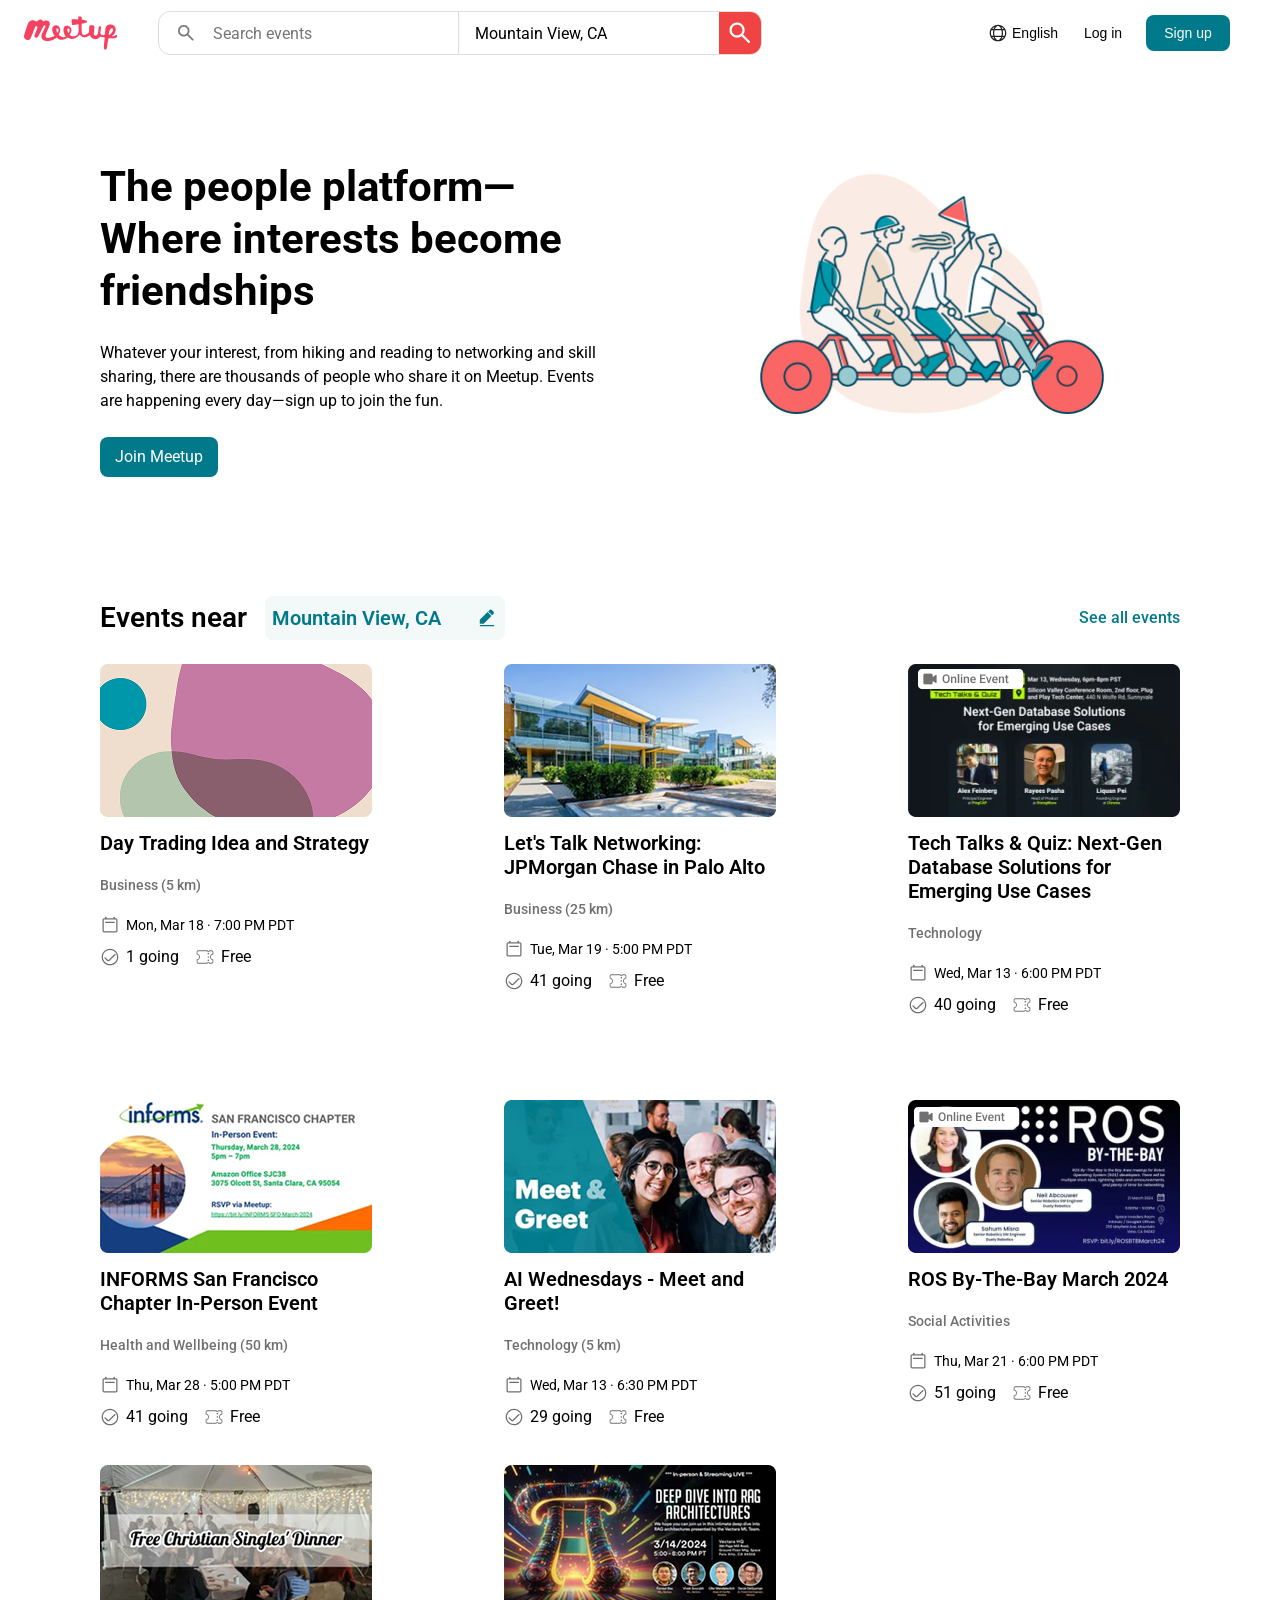
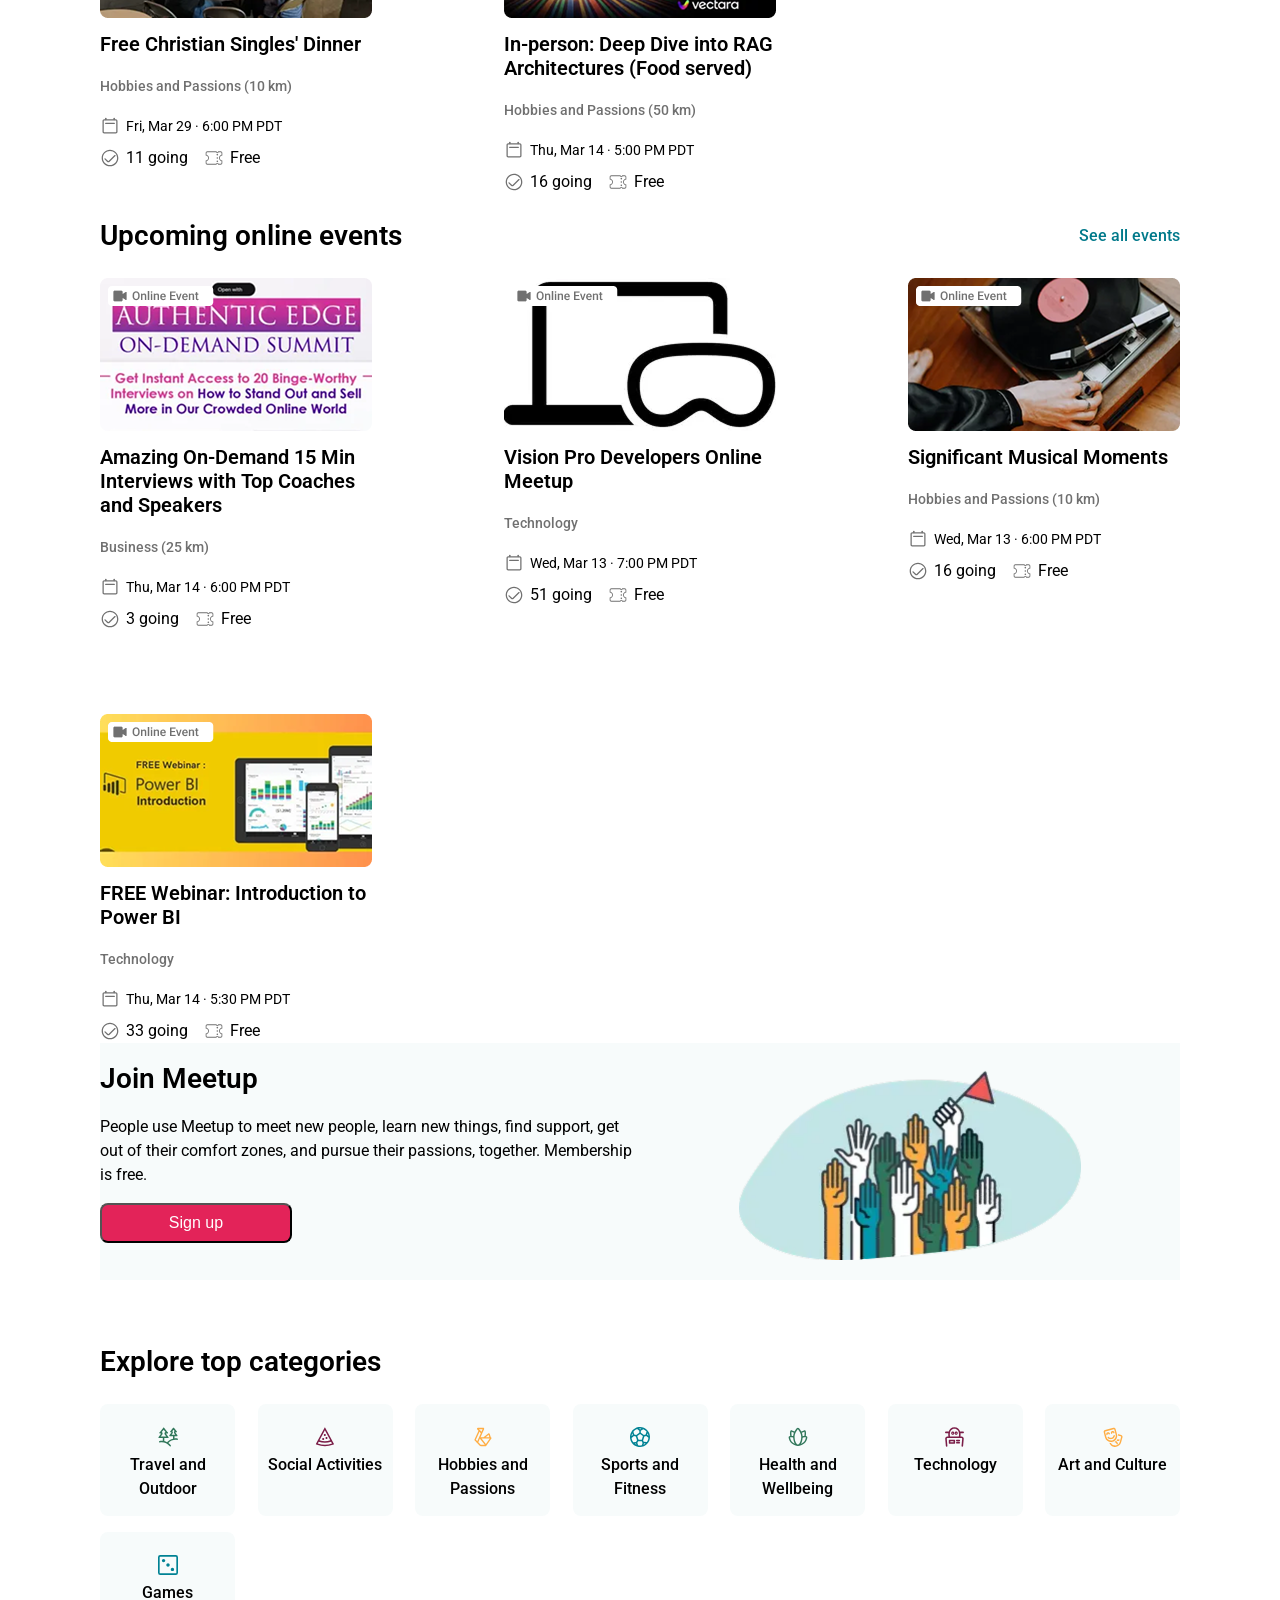
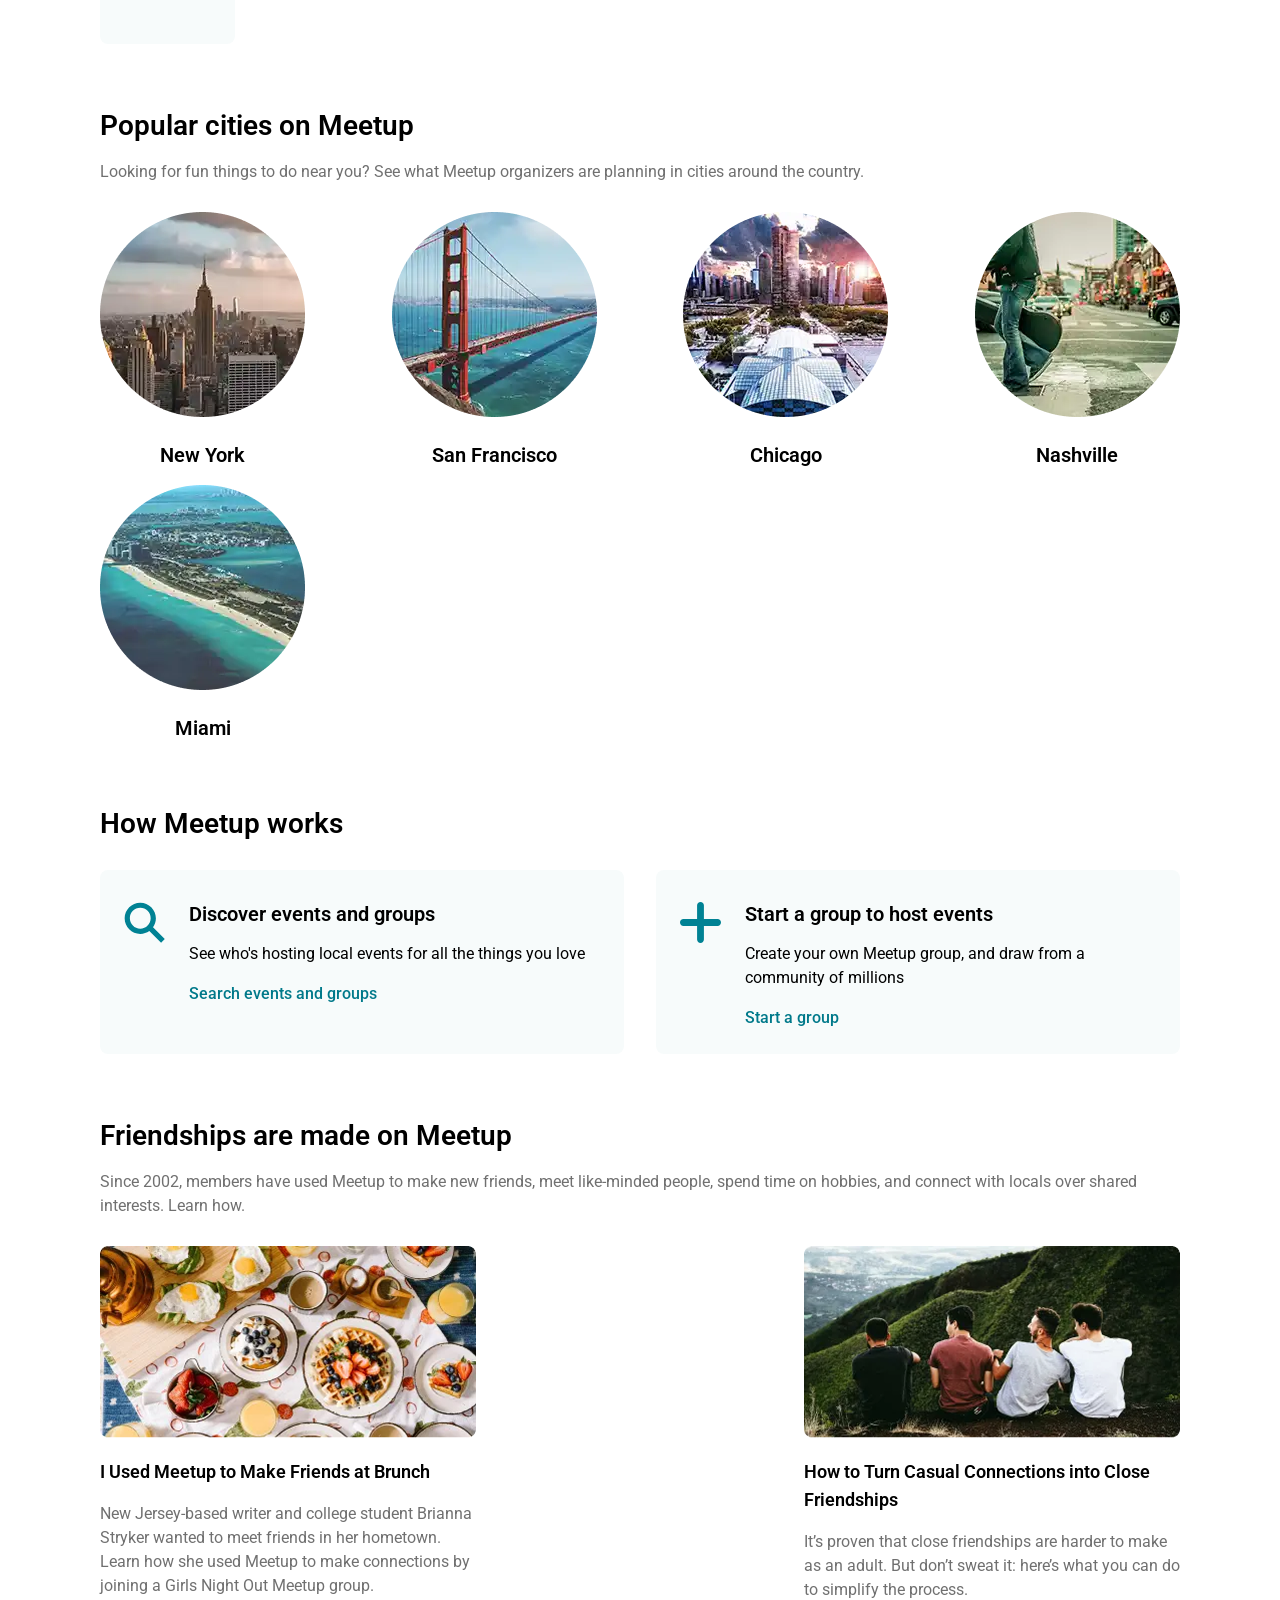
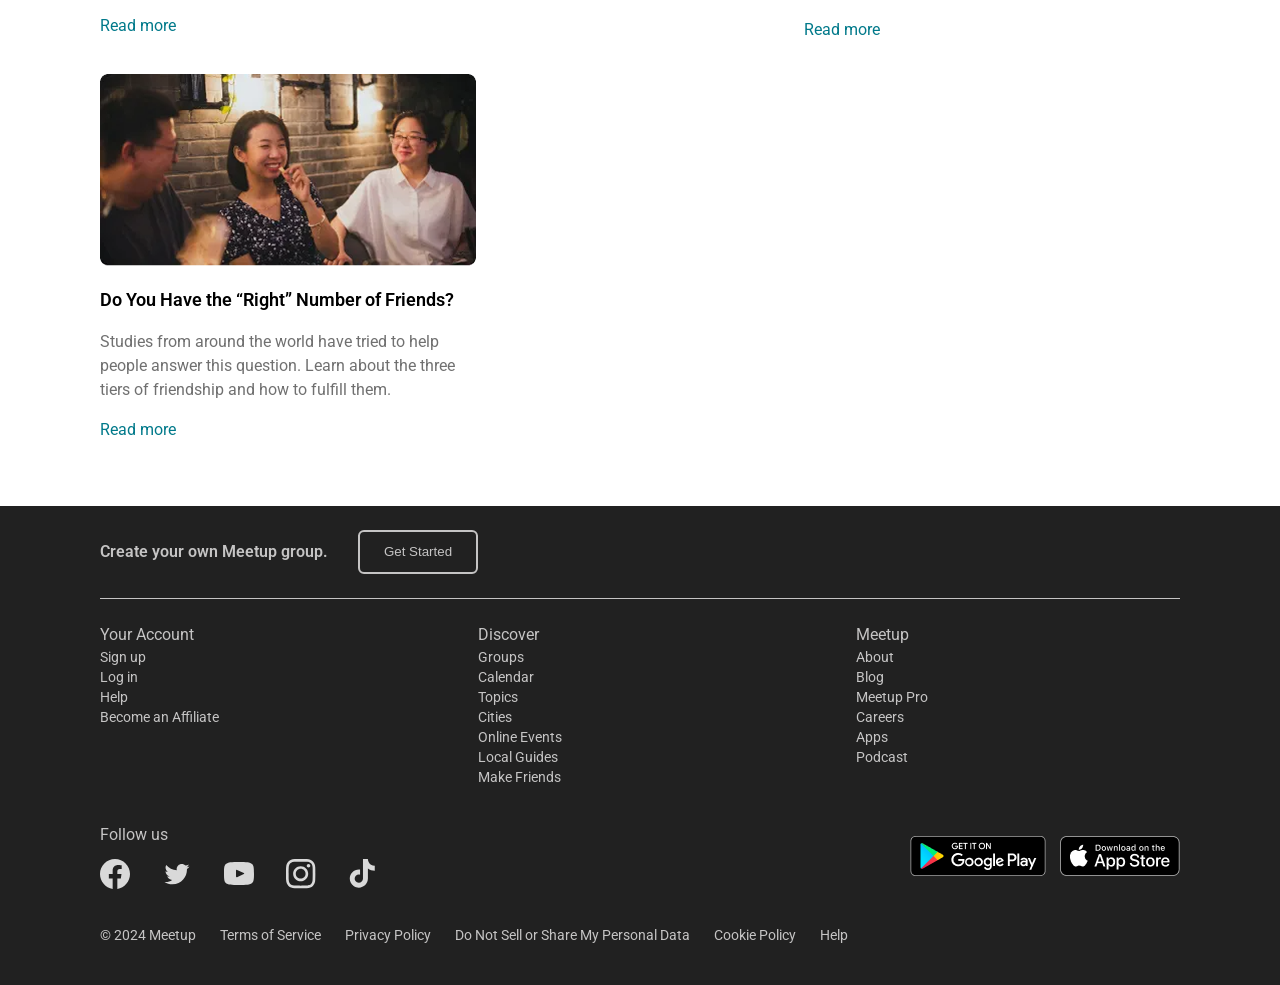
<file: index.html>
<!doctype html>
<html lang="en">

<head>
    <meta charset="UTF-8" />
    <meta name="viewport" content="width=device-width, initial-scale=1.0" />
    <link href="./css/style.css" rel="stylesheet" />
    <link rel="stylesheet"
        href="https://fonts.googleapis.com/css2?family=Material+Symbols+Rounded:opsz,wght,FILL,GRAD@24,400,0,0" />
    <title>Document</title>
</head>

<body>

    <div class="navbar">

        <a class="logo" href="">
            <img src="./assets/icon/Logo.svg" alt="logo" class="logo" /></a>
        <form class="searchBar">

            <div class="searchField">
                <span class="material-symbols-rounded searchIcon">
                    search
                </span>
                <input type="text" placeholder="Search events" aria-label="Search events">
            </div>

            <div class="locationField">
                <input type="text" value="Mountain View, CA" aria-label="Location">
            </div>
            <button type="submit" aria-label="Search">
                <span class="material-symbols-rounded">search</span>
            </button>
        </form>

        <div class="btnCont">
            <button class="btnEnglish"><img src="./assets/icon/Planet.svg" alt="Planet">English</button>
            <button class="btnLogin">Log in</button>
            <button class="btnSingUp">Sign up</button>
        </div>
    </div>


    <div class="main">
        <section class="sectionPeoplePlatform">
            <div class="flexSetting textCont">
                <h2>
                    The people platform—Where interests become friendships
                </h2>
                <p>Whatever your interest, from hiking and reading to networking and skill sharing,
                    there are thousands of people who share it on Meetup. Events are happening
                    every day—sign up to join the fun.</p>
                <a href="second_page.html" class="btn">Join Meetup</a>
                <!-- <button> Join Meetup</button> -->
            </div>
            <div class="flexSetting imageCont">
                <img src="./assets/img/irl_event.png" alt="irl_event">
            </div>
        </section>


        <!-- /* ******************************************************************************* */
        /* ******************************************************************************* */
        /* ******************************************************************************* */ -->


        <section class="sectionEventsNear">
            <div class="firstLine">
                <div class="title3"><span>Events near</span></div>
                <div class="title3Info">
                    <span>Mountain View, CA</span>
                    <img src="./assets/icon/pen.svg" alt="">

                </div>
                <a class="title3InfoLink" href="">See all events</a>
            </div>
            <div class="eventsNear">
                <div class="eventsNearGr1">
                    <div class="eventsNearImg"> <img class="linkImg" src="./assets/img/Link1.png" alt=""></div>
                    <div class="eventsNearText">
                        <h4>Day Trading Idea and Strategy</h4>
                        <p class="category">Business (5 km)</p>
                        <div class="dataGrid">
                            <img class="iconGrid" src="./assets/icon/calender.svg" alt="calender">
                            <p class="data">Mon, Mar 18 · 7:00 PM PDT</p>
                        </div>
                        <div class="ticketGrid">
                            <img class="iconGrid" src="./assets/icon/members.svg" alt="members">
                            <span>1 going</span>
                            <img class="iconGrid ticketIcon" src="./assets/icon/ticket.svg" alt="ticket">
                            <span>Free</span>
                        </div>
                    </div>
                </div>

                <div class="eventsNearGr1">
                    <div class="eventsNearImg"><img class="linkImg" src="./assets/img/Link2.png" alt=""></div>
                    <div class="eventsNearText">
                        <h4>Let's Talk Networking: JPMorgan Chase in Palo Alto</h4>
                        <p class="category">Business (25 km)</p>
                        <div class="dataGrid">
                            <img class="iconGrid" src="./assets/icon/calender.svg" alt="calender">
                            <p class="data">Tue, Mar 19 · 5:00 PM PDT</p>
                        </div>
                        <div class="ticketGrid">
                            <img class="iconGrid" src="./assets/icon/members.svg" alt="members">
                            <span>41 going</span>
                            <img class="iconGrid ticketIcon" src="./assets/icon/ticket.svg" alt="ticket">
                            <span>Free</span>
                        </div>
                    </div>
                </div>


                <div class="eventsNearGr1">
                    <div class="eventsNearImg"><img class="linkImg" src="./assets/img/Link3.png" alt=""></div>
                    <div class="eventsNearText">
                        <h4>Tech Talks & Quiz: Next-Gen Database Solutions for Emerging Use Cases</h4>
                        <p class="category">Technology</p>
                        <div class="dataGrid">
                            <img class="iconGrid" src="./assets/icon/calender.svg" alt="calender">
                            <p class="data">Wed, Mar 13 · 6:00 PM PDT</p>
                        </div>
                        <div class="ticketGrid">
                            <img class="iconGrid" src="./assets/icon/members.svg" alt="members">
                            <span>40 going</span>
                            <img class="iconGrid ticketIcon" src="./assets/icon/ticket.svg" alt="ticket">
                            <span>Free</span>
                        </div>
                    </div>
                </div>

                <div class="eventsNearGr1">
                    <div class="eventsNearImg"><img class="linkImg" src="./assets/img/Link4.png" alt=""></div>
                    <div class="eventsNearText">
                        <h4>INFORMS San Francisco Chapter In-Person Event</h4>
                        <p class="category">Health and Wellbeing (50 km)</p>
                        <div class="dataGrid">
                            <img class="iconGrid" src="./assets/icon/calender.svg" alt="calender">
                            <p class="data">Thu, Mar 28 · 5:00 PM PDT</p>
                        </div>
                        <div class="ticketGrid">
                            <img class="iconGrid" src="./assets/icon/members.svg" alt="members">
                            <span>41 going</span>
                            <img class="iconGrid ticketIcon" src="./assets/icon/ticket.svg" alt="ticket">
                            <span>Free</span>
                        </div>
                    </div>
                </div>

                <div class="eventsNearGr1">
                    <div class="eventsNearImg"><img class="linkImg" src="./assets/img/Link5.png" alt=""></div>
                    <div class="eventsNearText">
                        <h4>AI Wednesdays - Meet and Greet!</h4>
                        <p class="category">Technology (5 km)</p>
                        <div class="dataGrid">
                            <img class="iconGrid" src="./assets/icon/calender.svg" alt="calender">
                            <p class="data">Wed, Mar 13 · 6:30 PM PDT</p>
                        </div>
                        <div class="ticketGrid">
                            <img class="iconGrid" src="./assets/icon/members.svg" alt="members">
                            <span>29 going</span>
                            <img class="iconGrid ticketIcon" src="./assets/icon/ticket.svg" alt="ticket">
                            <span>Free</span>
                        </div>
                    </div>
                </div>

                <div class="eventsNearGr1">
                    <div class="eventsNearImg"><img class="linkImg" src="./assets/img/Link6.png" alt=""></div>
                    <div class="eventsNearText">
                        <h4>ROS By-The-Bay March 2024</h4>
                        <p class="category">Social Activities</p>
                        <div class="dataGrid">
                            <img class="iconGrid" src="./assets/icon/calender.svg" alt="calender">
                            <p class="data">Thu, Mar 21 · 6:00 PM PDT</p>
                        </div>
                        <div class="ticketGrid">
                            <img class="iconGrid" src="./assets/icon/members.svg" alt="members">
                            <span>51 going</span>
                            <img class="iconGrid ticketIcon" src="./assets/icon/ticket.svg" alt="ticket">
                            <span>Free</span>
                        </div>
                    </div>
                </div>

                <div class="eventsNearGr1">
                    <div class="eventsNearImg"><img class="linkImg" src="./assets/img/Link7.png" alt=""></div>
                    <div class="eventsNearText">
                        <h4>Free Christian Singles' Dinner</h4>
                        <p class="category">Hobbies and Passions (10 km)</p>
                        <div class="dataGrid">
                            <img class="iconGrid" src="./assets/icon/calender.svg" alt="calender">
                            <p class="data">Fri, Mar 29 · 6:00 PM PDT</p>
                        </div>
                        <div class="ticketGrid">
                            <img class="iconGrid" src="./assets/icon/members.svg" alt="members">
                            <span>11 going</span>
                            <img class="iconGrid ticketIcon" src="./assets/icon/ticket.svg" alt="ticket">
                            <span>Free</span>
                        </div>
                    </div>
                </div>

                <div class="eventsNearGr1">
                    <div class="eventsNearImg"><img class="linkImg" src="./assets/img/Link8.png" alt=""></div>
                    <div class="eventsNearText">
                        <h4>In-person: Deep Dive into RAG Architectures (Food served)</h4>
                        <p class="category">Hobbies and Passions (50 km)</p>
                        <div class="dataGrid">
                            <img class="iconGrid" src="./assets/icon/calender.svg" alt="calender">
                            <p class="data">Thu, Mar 14 · 5:00 PM PDT</p>
                        </div>
                        <div class="ticketGrid">
                            <img class="iconGrid" src="./assets/icon/members.svg" alt="members">
                            <span>16 going</span>
                            <img class="iconGrid ticketIcon" src="./assets/icon/ticket.svg" alt="ticket">
                            <span>Free</span>
                        </div>
                    </div>
                </div>
            </div>
        </section>


        <!-- /* ******************************************************************************* */
        /* ******************************************************************************* */
        /* ******************************************************************************* */ -->
        <section class="sectionUpcomingOnlineEvents">
            <div class="firstLine">
                <div><span class="title3">Upcoming online events</span></div>

                <a class="title3InfoLink" href="">See all events</a>
            </div>
            <div class="upcomingOnlineEvents">
                <div class="upcomingOnlineEventsGr1">
                    <div class="upcomingOnlineEventsImg"><img class="linkImg" src="./assets/img/Link9.png" alt=""></div>
                    <div class="upcomingOnlineEventsText">
                        <h4>Amazing On-Demand 15 Min Interviews with Top Coaches and Speakers</h4>
                        <p class="category">Business (25 km)</p>
                        <div class="dataGrid">
                            <img class="iconGrid" src="./assets/icon/calender.svg" alt="calender">
                            <p class="data">Thu, Mar 14 · 6:00 PM PDT</p>
                        </div>
                        <div class="ticketGrid">
                            <img class="iconGrid" src="./assets/icon/members.svg" alt="members">
                            <span>3 going</span>
                            <img class="iconGrid ticketIcon" src="./assets/icon/ticket.svg" alt="ticket">
                            <span>Free</span>
                        </div>
                    </div>
                </div>


                <div class="upcomingOnlineEventsGr1">
                    <div class="upcomingOnlineEventsImg"><img class="linkImg" src="./assets/img/Link10.png" alt="">
                    </div>
                    <div class="upcomingOnlineEventsText">
                        <h4>Vision Pro Developers Online Meetup</h4>
                        <p class="category">Technology</p>
                        <div class="dataGrid">
                            <img class="iconGrid" src="./assets/icon/calender.svg" alt="calender">
                            <p class="data">Wed, Mar 13 · 7:00 PM PDT</p>
                        </div>
                        <div class="ticketGrid">
                            <img class="iconGrid" src="./assets/icon/members.svg" alt="members">
                            <span>51 going</span>
                            <img class="iconGrid ticketIcon" src="./assets/icon/ticket.svg" alt="ticket">
                            <span>Free</span>
                        </div>
                    </div>
                </div>

                <div class="upcomingOnlineEventsGr1">
                    <div class="upcomingOnlineEventsImg"><img class="linkImg" src="./assets/img/Link11.png" alt="">
                    </div>
                    <div class="upcomingOnlineEventsText">
                        <h4>Significant Musical Moments</h4>
                        <p class="category">Hobbies and Passions (10 km)</p>
                        <div class="dataGrid">
                            <img class="iconGrid" src="./assets/icon/calender.svg" alt="calender">
                            <p class="data">Wed, Mar 13 · 6:00 PM PDT</p>
                        </div>
                        <div class="ticketGrid">
                            <img class="iconGrid" src="./assets/icon/members.svg" alt="members">
                            <span>16 going</span>
                            <img class="iconGrid ticketIcon" src="./assets/icon/ticket.svg" alt="ticket">
                            <span>Free</span>
                        </div>
                    </div>
                </div>


                <div class="upcomingOnlineEventsGr1">
                    <div class="upcomingOnlineEventsImg"><img class="linkImg" src="./assets/img/Link12.png" alt="">
                    </div>
                    <div class="upcomingOnlineEventsText">
                        <h4>FREE Webinar: Introduction to Power BI</h4>
                        <p class="category">Technology</p>
                        <div class="dataGrid">
                            <img class="iconGrid" src="./assets/icon/calender.svg" alt="calender">
                            <p class="data">Thu, Mar 14 · 5:30 PM PDT</p>
                        </div>
                        <div class="ticketGrid">
                            <img class="iconGrid" src="./assets/icon/members.svg" alt="members">
                            <span>33 going</span>
                            <img class="iconGrid ticketIcon" src="./assets/icon/ticket.svg" alt="ticket">
                            <span>Free</span>
                        </div>
                    </div>
                </div>
            </div>
        </section>

        <!-- /* ******************************************************************************* */
        /* ******************************************************************************* */
        /* ******************************************************************************* */ -->

        <section class="sectionJoinMeetup">
            <div class="title">
                <h5>Join Meetup</h5>
            </div>

            <div class="imageCont">
                <img src="./assets/img/Hands.png" alt="irl_event">
            </div>

            <div class="textCont">
                <p>
                    People use Meetup to meet new people, learn new things, find support, get out of their comfort
                    zones, and pursue their passions, together. Membership is free.
                </p>
                <button>Sign up</button>
            </div>
        </section>
        <!-- /* ******************************************************************************* */
        /* ******************************************************************************* */
        /* ******************************************************************************* */ -->

        <section class="sectionTopCategories">
            <div class="title3"><span>Explore top categories</span></div>

            <div class="topCategories">
                <div class="TopCategoriesGr1">
                    <img src="./assets/icon/travel.svg" alt="travel">
                    <p class="text">Travel and Outdoor</p>
                </div>
                <div class="TopCategoriesGr1">
                    <img src="./assets/icon/pizza.svg" alt="Activities">
                    <p class="text">Social Activities</p>
                </div>
                <div class="TopCategoriesGr1">
                    <img src="./assets/icon/hobbies.svg" alt="Hobbies">
                    <p class="text">Hobbies and Passions</p>
                </div>
                <div class="TopCategoriesGr1">
                    <img src="./assets/icon/sport.svg" alt="Sports">
                    <p class="text">Sports and Fitness</p>
                </div>
                <div class="TopCategoriesGr1">
                    <img src="./assets/icon/health.svg" alt="Health">
                    <p class="text">Health and Wellbeing</p>
                </div>
                <div class="TopCategoriesGr1">
                    <img src="./assets/icon/technology.svg" alt="Technology">
                    <p class="text">Technology</p>
                </div>
                <div class="TopCategoriesGr1">
                    <img src="./assets/icon/art.svg" alt="Art">
                    <p class="text">Art and Culture</p>
                </div>
                <div class="TopCategoriesGr1">
                    <img src="./assets/icon/games.svg" alt="Games">
                    <p class="text">Games</p>
                </div>
            </div>
        </section>

        <!-- /* ******************************************************************************* */
        /* ******************************************************************************* */
        /* ******************************************************************************* */ -->

        <section class="sectionPopularCities">
            <div class="title3">
                <span>Popular cities on Meetup</span>
            </div>
            <div class="text">
                <p>Looking for fun things to do near you? See what Meetup organizers are planning in cities around the
                    country.</p>
            </div>
            <div class="popularCities">
                <div class="popularCitiesGr1">
                    <img src="./assets/img/new_york.png" alt="new_york">
                    <p class="data">New York</p>
                </div>
                <div class="popularCitiesGr1">
                    <img src="./assets/img/san_francisco.png" alt="san_francisco">
                    <p class="data">San Francisco</p>
                </div>
                <div class="popularCitiesGr1">
                    <img src="./assets/img/chicago.png" alt="Chicago">
                    <p class="data">Chicago</p>
                </div>
                <div class="popularCitiesGr1">
                    <img src="./assets/img/nashville.png" alt="Nashville">
                    <p class="data">Nashville</p>
                </div>
                <div class="popularCitiesGr1">
                    <img src="./assets/img/miami.png" alt="Miami">
                    <p class="data">Miami</p>
                </div>
            </div>
        </section>


        <!-- /* ******************************************************************************* */
        /* ******************************************************************************* */
        /* ******************************************************************************* */ -->

        <section class="sectionHowMeetup">
            <div class="title3">
                <span>How Meetup works</span>
            </div>
            <div class="howMeetup">
                <div class="howMeetupGr1">
                    <img src="./assets/icon/search.svg" alt="search">
                    <div class="contInfo">
                        <div class="title">
                            <span>Discover events and groups</span>
                        </div>
                        <div class="text">
                            <p>See who's hosting local events for all the things you love</p>
                        </div>
                        <div class="link">
                            <a href="">Search events and groups</a>
                        </div>
                    </div>
                </div>

                <div class="howMeetupGr1">
                    <img src="./assets/icon/plus.svg" alt="search">
                    <div class="contInfo">
                        <div class="title">
                            <span>Start a group to host events</span>
                        </div>
                        <div class="text">
                            <p>Create your own Meetup group, and draw from a community of millions</p>
                        </div>
                        <div class="link">
                            <a href="">Start a group</a>
                        </div>
                    </div>
                </div>
            </div>
        </section>

        <!-- /* ******************************************************************************* */
        /* ******************************************************************************* */
        /* ******************************************************************************* */ -->

        <section class="sectionFriendships">
            <div class="title3">
                <span>Friendships are made on Meetup</span>
            </div>
            <div class="text0">
                <p>Since 2002, members have used Meetup to make new friends, meet like-minded people, spend time on
                    hobbies, and connect with locals over shared interests. Learn how.</p>
            </div>


            <div class="friendships">
                <div class="friendshipsGr1">
                    <div class="friendshipsImg"> <img class="linkImg" src="./assets/img/first_article.png" alt=""></div>
                    <!-- <div class="friendshipsText"> -->
                    <h4>I Used Meetup to Make Friends at Brunch</h4>
                    <p class="text">New Jersey-based writer and college student
                        Brianna Stryker wanted to meet friends in her
                        hometown. Learn how she used Meetup to make
                        connections by joining a Girls Night Out Meetup
                        group.</p>
                    <div class="link">
                        <a href="">Read more</a>
                        <!-- </div> -->
                    </div>
                </div>
                <div class="friendshipsGr1">
                    <div class="friendshipsImg"> <img class="linkImg" src="./assets/img/second_article.png" alt="">
                    </div>
                    <!-- <div class="friendshipsText"> -->
                    <h4>How to Turn Casual Connections into Close Friendships</h4>
                    <p class="text">It’s proven that close friendships are harder to
                        make as an adult. But don’t sweat it: here’s what
                        you can do to simplify the process.</p>
                    <div class="link">
                        <a href="">Read more</a>
                    </div>
                    <!-- </div> -->
                </div>
                <div class="friendshipsGr1">
                    <div class="friendshipsImg"> <img class="linkImg" src="./assets/img/third_article.png" alt=""></div>
                    <!-- <div class="friendshipsText"> -->
                    <h4>Do You Have the “Right” Number of Friends?</h4>
                    <p class="text">Studies from around the world have tried to help
                        people answer this question. Learn about the
                        three tiers of friendship and how to fulfill them.</p>
                    <div class="link">
                        <a href="">Read more</a>
                    </div>
                    <!-- </div> -->
                </div>

            </div>
        </section>
    </div>

    <div class="footer0">
        <div class="footer">
            <div class="firstLine">
                <span>Create your own Meetup group.</span>
                <button>Get Started</button>

            </div>
            <div class="footerGrid">
                <div class="footerGr1">
                    <h5>Your Account</h5>
                    <p>Sign up</p>
                    <p>Log in</p>
                    <p>Help</p>
                    <p>Become an Affiliate</p>
                </div>
                <div class="footerGr1">
                    <h5>Discover</h5>
                    <p>Groups</p>
                    <p>Calendar</p>
                    <p>Topics</p>
                    <p>Cities</p>
                    <p>Online Events</p>
                    <p>Local Guides</p>
                    <p>Make Friends</p>
                </div>
                <div class="footerGr1">
                    <h5>Meetup</h5>
                    <p>About</p>
                    <p>Blog</p>
                    <p>Meetup Pro</p>
                    <p>Careers</p>
                    <p>Apps</p>
                    <p>Podcast</p>
                </div>
            </div>

            <div class="btnCont">
                <div>
                    <h5>Follow us</h5>
                    <div class="btnContent">
                        <img src="./assets/icon/V_fbook.svg" alt="Facebook">
                        <img src="./assets/icon/v_Twitter.svg" alt="Twitter">
                        <img src="./assets/icon/V_youtube.svg" alt="youtube">
                        <img src="./assets/icon/V_insta.svg" alt="insta">
                        <img src="./assets/icon/V_tiktok.svg" alt="tiktok">
                    </div>
                </div>

                <div class="contStore">
                    <img src="./assets/img/download_en-US.png" alt="GooglePlay">
                    <img src="./assets/img/download_en-US2.png" alt="AppStore">
                </div>
            </div>
            <div class="lastLine">
                <span>© 2024 Meetup</span>
                <span class="sub">Terms of Service</span>
                <span class="sub">Privacy Policy</span>
                <span class="sub">Do Not Sell or Share My Personal Data</span>
                <span class="sub">Cookie Policy</span>
                <span class="sub">Help</span>
            </div>

        </div>
    </div>
</body>
<script src="./scripts/script.js"></script>

</html>
</file>
<file: css/style.css>
* {
    margin: 0px;
    padding: 0px;
    box-sizing: border-box;
    /* убрать возможность выделения */
    /* user-select: none; */


}

body {
    max-width: 1920px;
    margin: 0 auto;
    font-family: "Roboto";
    /* position: relative; */
}

@font-face {
    font-family: "Roboto";
    src: url("../assets/fonts/Roboto/Roboto-VariableFont_wdth\,wght.ttf");
}


.main {

    /* height: 100vh; */
    margin-left: 100px;
    margin-right: 100px;
    /* border: 1px solid red; */
}

@media screen and (max-width: 1024px) {
    .main {
        margin-left: 15px;
        margin-right: 15px;
    }
}

.title3 {
    font-weight: 600;
    font-style: SemiBold;
    font-size: 28px;
    line-height: 36px;
}

.title3InfoLink {
    font-weight: 500;
    font-size: 16px;
    line-height: 24px;
    color: #00798A;
    /* убрать подчеркивание */
    text-decoration: none;

}

h4 {
    font-weight: 600;
    font-size: 20px;
    line-height: 24px;
}

@media screen and (max-width: 768px) {

    h4 {
        font-size: 16px;
        line-height: 20px;
    }
}

@media screen and (max-width: 480px) {
    .title3 {
        font-size: 20px;
        line-height: 24px;
    }

    h4 {
        font-size: 10px;
        line-height: 14px;
    }
}


button,
a {
    cursor: pointer;
}

button:hover {
    box-shadow: 5px 5px 8px rgba(0, 0, 0, 0.15);
}

/* ******************************************************************************* */
/* ******************************************************************************* */
/* ******************************************************************************* */

.navbar {

    display: flex;
    flex-direction: row;
    justify-content: flex-start;
    align-items: center;
    gap: 40px;


    margin: 11px 50px 11px 24px;

    .logo {
        display: flex;
        justify-content: center;
        align-items: center;
    }

    img {
        width: 94px;
        height: 34px;
    }

    .searchBar {
        display: flex;
        align-items: center;
        /* width: 100%; */
        /* max-width: 700px; */
        /* height: 42px; */
        border: 1px solid #ddd;
        border-radius: 12px;
        overflow: hidden;

        /* font-family: Roboto; */
        font-weight: 400;
        font-style: Regular;
        font-size: 16px;

        input {
            /* width: 100%; */
            width: 260px;
            min-width: 0;
            padding-left: 16px;
            border: none;
            /* // убрать внешнюю обводку элемента  */
            outline: none;
            font: inherit;

        }

        /* ?????????????????? */
        input:focus {
            outline: 2px solid #00798A;
            outline-offset: 2px;
        }

        button {
            display: flex;
            align-items: center;
            justify-content: center;
            flex-shrink: 0;
            width: 42px;
            height: 42px;
            border: none;
            background-color: #f04444;
            color: white;
            cursor: pointer;
        }
    }

    .searchField,
    .locationField {
        display: flex;
        align-items: center;

    }

    .searchField {
        /* не сжиматься, не расти, его размеры */
        flex: 0 0 300px;
        width: 300px;

    }

    .locationField {
        /* не сжиматься, не расти, его размеры */
        flex: 0 0 260px;
        width: 260px;
    }

    .searchBar button span {
        font-size: 28px;
    }


    .searchField {
        display: flex;
        align-items: center;
        flex: 1;
        min-width: 0;
        border-right: 1px solid #ddd;
        height: 42px;
    }

    .searchIcon {
        flex-shrink: 0;
        margin-left: 16px;
        color: #777;
        font-size: 22px;
    }

    .searchField input {
        flex: 1;
        min-width: 0;
        /* padding: 16px 12px; */
        /* border: none;
        outline: none;
        font: inherit; */
    }

    .btnCont {

        font-weight: 400;
        font-style: Regular;
        font-size: 16px;

        display: flex;
        align-items: center;
        gap: 22px;

        button {
            border: 0px;
            background-color: white;
            font-weight: 500;
            font-size: 14px;
            line-height: 20px;

            display: flex;
            align-items: center;
            justify-content: center;
            gap: 4px;

        }

        .btnEnglish {
            width: 74px;
        }

        .btnLogin {
            width: 42px;
        }

        .btnSingUp {
            width: 84px;
            height: 36px;
            background-color: #00798A;
            border-radius: 8px;
            color: white;
        }

        img {
            width: 20px;
            height: 20px;
        }

    }



    .btnCont:last-child {
        /* margin-left: auto; 2 варианта для этого результата*/
        margin-inline-start: auto
    }
}


/*  Adaptive  for navbar*/
@media screen and (max-width: 1024px) {
    .navbar {
        margin-right: 8px;
        flex-wrap: wrap;
        justify-content: space-between;
        row-gap: 16px;
    }

    .searchBar {
        order: 1;
        /* flex: 0 0 100%; */
        max-width: 100%;
        margin-inline: auto;
    }
}

/*  Adaptive */
@media screen and (max-width: 768px) {
    .navbar {
        .locationField {
            display: none;
        }

        button {
            font-size: 12px;
            line-height: 14px;
        }

        .btnCont {
            gap: 16px;

            .btnSingUp {
                width: 72px;
                height: 32px;
            }

            img {
                width: 18px;
                height: 18px;
            }
        }

    }
}

/* ******************************************************************************* */
/* ******************************************************************************* */
/* ******************************************************************************* */

.sectionPeoplePlatform {
    /* border: 1px solid rgb(61, 121, 54); */
    padding-bottom: 95px;
    padding-top: 95px;
    display: flex;
    gap: 46px;


    h2 {
        font-weight: 700;
        font-style: Bold;
        font-size: 42px;
        line-height: 52px;
    }

    p {
        margin-top: 24px;
        margin-bottom: 24px;
        font-weight: 400;
        font-style: Regular;
        font-size: 16px;
        line-height: 24px;

    }

    .btn {
        display: inline-block;
        padding: 8px 15px;
        /* width: 126px;
        height: 40px; */
        background-color: #00798A;
        border-radius: 8px;
        color: white;
        text-decoration: none;
        font-weight: 400;
        font-size: 16px;
        line-height: 24px;
    }

    .imageCont {
        display: flex;
        justify-content: center;
    }

    img {
        max-width: 380px;
        max-height: 270px;
    }

    /* занимать доступное свободное пространство внутри flex-контейнера */
    .flexSetting {
        flex: 1;
    }
}



@media screen and (max-width: 1024px) {
    .sectionPeoplePlatform {
        padding-top: 30px;
        padding-bottom: 0px;

        display: flex;
        flex-direction: column;
        gap: 10px;

        p {
            margin-top: 20px;
        }

        /* расположить картинку посередине */
        /* .imageCont img {
            display: block;
            margin: 0 auto;
        } */
    }
}

@media screen and (max-width: 768px) {

    .sectionPeoplePlatform {
        img {
            width: 216px;
            height: auto;
            /* height: 154px; */
            /* margin: 0 auto; */
        }
    }
}

/* ******************************************************************************* */
/* ******************************************************************************* */
/* ******************************************************************************* */

.sectionEventsNear {
    .firstLine {
        margin-top: 24px;
        display: flex;
        justify-content: start;
        align-items: center;
        gap: 18px;
    }

    .title3Info {
        width: 240px;
        height: 44px;

        display: flex;
        justify-content: space-around;
        align-items: center;
        gap: 20px;

        background-color: #F3F9F9;
        border-radius: 8px;

        span {
            color: #00798A;
            font-weight: 600;
            font-size: 20px;
            line-height: 24px;
        }

        img {
            width: 22px;
            height: 22px;
        }

    }

    .title3InfoLink:last-child {
        /* margin-left: auto; 2 варианта для этого результата*/
        margin-inline-start: auto
    }

    .eventsNear {
        /* border: 1px solid rgb(120, 50, 143); */
        margin-top: 24px;


        display: grid;
        grid-template-columns: repeat(auto-fill, minmax(272px, 272px));
        /* grid-template-rows: auto; */
        grid-template-rows: repeat(auto-fill, 400px);
        /* между колонками */
        column-gap: 20px;
        justify-content: space-between;
        /* column-gap: clamp(10px, 2vw, 40px); */
        /* между строками */
        row-gap: 36px;


        .eventsNearGr1 {
            display: flex;
            flex-direction: column;
            gap: 10px;

        }

        /* Оживить карточку */
        .eventsNearGr1 img {
            transition: transform 0.3s ease;
        }

        .eventsNearGr1:hover img {
            transform: scale(1.05);
        }

        /*  */

        .eventsNearText {
            display: flex;
            flex-direction: column;
            gap: 10px;
        }

        .dataGrid {
            display: flex;
            align-items: center;
            gap: 6px;
        }

        .ticketGrid {
            display: flex;
            align-items: center;
            gap: 6px;
        }


        .iconGrid {
            width: 20px;
            height: 20px;
        }

        .linkImg {
            width: 272px;
            height: 153px;
        }

        .category {
            margin-top: 10px;
            margin-bottom: 10px;
            font-weight: 500;
            font-size: 14px;
            line-height: 20px;
            color: #707070;
        }

        .data {
            font-weight: 400;
            font-size: 14px;
            line-height: 20px;
        }

        span {
            font-weight: 400;
            font-size: 16px;
            line-height: 24px;
        }

        .ticketIcon {
            margin-left: 10px;
        }


    }
}

@media screen and (max-width: 1024px) {
    .sectionEventsNear {

        .title3InfoLink {
            display: none;
        }

        .eventsNear {
            /* border: 1px solid rgb(120, 50, 143); */
            margin-top: 24px;

            display: grid;
            grid-template-columns: 1fr;
            grid-template-rows: auto;
            justify-content: stretch;
            /* между строками */
            row-gap: 16px;

            .eventsNearGr1 {
                padding: 10px;
                border-top: 1px solid #D9D9D9;
                display: flex;
                flex-direction: row;
                gap: 10px;
            }

            .dataGrid {
                order: -1;

            }

            .category {
                margin-top: 0px;
                margin-bottom: 0px;
            }
        }


    }
}


@media screen and (max-width: 768px) {
    .sectionEventsNear {
        .title3Info {
            width: 164px;
            height: 30px;


            /* gap: 20px; */
            border-radius: 6px;

            span {
                font-size: 14px;
                line-height: 16px;
            }

            img {
                width: 16px;
                height: 16px;
            }

        }

        .eventsNear {
            .linkImg {
                width: 200px;
                height: auto;
            }

            .category {
                font-weight: 400;
                font-size: 12px;
                line-height: 14px;
            }

            .data {
                font-size: 12px;
                line-height: 14px;
            }

            /* sdfslkjflskj */
            span {
                font-weight: 400;
                font-size: 16px;
                line-height: 18px;
            }
        }
    }
}

@media screen and (max-width: 480px) {
    .sectionEventsNear {
        .eventsNear {
            .linkImg {
                width: 100px;
                height: auto;
            }


            .category {
                font-weight: 400;
                font-size: 8px;
                line-height: 12px;
            }

            .data {
                font-size: 8px;
                line-height: 12px;
            }

            /* sdfslkjflskj */
            span {
                font-weight: 400;
                font-size: 10px;
                line-height: 14px;
            }
        }
    }
}



/* ******************************************************************************* */
/* ******************************************************************************* */
/* ******************************************************************************* */

.sectionUpcomingOnlineEvents {
    .firstLine {
        margin-top: 24px;
        display: flex;
        justify-content: space-between;
        align-items: center;
        gap: 18px;
    }



    .upcomingOnlineEvents {
        /* border: 1px solid rgb(120, 50, 143); */
        margin-top: 24px;


        display: grid;
        grid-template-columns: repeat(auto-fill, minmax(272px, 272px));
        /* grid-template-rows: auto; */
        grid-template-rows: repeat(auto-fill, 400px);
        /* между колонками */
        column-gap: 20px;
        justify-content: space-between;
        /* column-gap: clamp(10px, 2vw, 40px); */
        /* между строками */
        row-gap: 36px;


        .upcomingOnlineEventsGr1 {
            display: flex;
            flex-direction: column;
            gap: 10px;

        }

        /* оживить карточку */
        .upcomingOnlineEventsGr1 img {
            transition: transform 0.3s ease;
        }

        .upcomingOnlineEventsGr1:hover img {
            transform: scale(1.05);
        }

        /*  */
        .upcomingOnlineEventsText {
            display: flex;
            flex-direction: column;
            gap: 10px;
        }

        .dataGrid {
            display: flex;
            align-items: center;
            gap: 6px;
        }

        .ticketGrid {
            display: flex;
            align-items: center;
            gap: 6px;
        }


        .iconGrid {
            width: 20px;
            height: 20px;
        }

        .linkImg {
            width: 272px;
            height: 153px;
        }

        .category {
            margin-top: 10px;
            margin-bottom: 10px;
            font-weight: 500;
            font-size: 14px;
            line-height: 20px;
            color: #707070;
        }

        .data {
            font-weight: 400;
            font-size: 14px;
            line-height: 20px;
        }

        span {
            font-weight: 400;
            font-size: 16px;
            line-height: 24px;
        }

        .ticketIcon {
            margin-left: 10px;
        }


    }
}


@media screen and (max-width: 1024px) {
    .sectionUpcomingOnlineEvents {


        .upcomingOnlineEvents {
            /* border: 1px solid rgb(120, 50, 143); */
            margin-top: 24px;

            display: grid;
            grid-template-columns: 1fr;
            grid-template-rows: auto;
            justify-content: stretch;
            /* между строками */
            row-gap: 16px;

            .upcomingOnlineEventsGr1 {
                padding: 10px;
                border-top: 1px solid #D9D9D9;
                display: flex;
                flex-direction: row;
                gap: 10px;
            }

            .dataGrid {
                order: -1;

            }

            .category {
                margin-top: 0px;
                margin-bottom: 0px;
            }
        }


    }
}


@media screen and (max-width: 768px) {
    .sectionUpcomingOnlineEvents {

        .upcomingOnlineEvents {
            .linkImg {
                width: 200px;
                height: auto;
            }

            .category {
                font-weight: 400;
                font-size: 12px;
                line-height: 14px;
            }

            .data {
                font-size: 12px;
                line-height: 14px;
            }

            /* sdfslkjflskj */
            span {
                font-weight: 400;
                font-size: 16px;
                line-height: 18px;
            }
        }
    }
}

@media screen and (max-width: 480px) {
    .sectionUpcomingOnlineEvents {
        .upcomingOnlineEvents {
            .linkImg {
                width: 100px;
                height: auto;
            }


            .category {
                font-weight: 400;
                font-size: 8px;
                line-height: 12px;
            }

            .data {
                font-size: 8px;
                line-height: 12px;
            }

            /* sdfslkjflskj */
            span {
                font-weight: 400;
                font-size: 10px;
                line-height: 14px;
            }
        }
    }
}

/* ******************************************************************************* */
/* ******************************************************************************* */
/* ******************************************************************************* */

.sectionJoinMeetup {
    background-color: #F7FBFB;
    /* border: 1px solid rgb(61, 121, 54); */


    display: grid;
    grid-template-columns: 1fr 1fr;
    grid-template-areas:
        "title image"
        "text image";
    align-items: center;

    /* gap: 46px; */
    .title {
        display: flex;
        flex-direction: row;
        justify-content: start;
        align-items: end;
    }

    h5 {
        margin-bottom: 0px;
        grid-area: title;
        font-weight: 600;
        font-style: Bold;
        font-size: 28px;
        line-height: 36px;
    }

    .textCont {
        grid-area: text;
        align-self: start;
    }

    .imageCont {
        grid-area: image;
        display: flex;
        justify-content: center;
        align-items: center;
    }



    p {
        /* margin-top: 16px; */
        margin-bottom: 16px;
        font-weight: 400;
        font-style: Regular;
        font-size: 16px;
        line-height: 24px;

    }

    button {
        width: 192px;
        height: 40px;
        background-color: #E32359;
        border-radius: 8px;
        color: white;
        font-weight: 400;
        font-size: 16px;
        line-height: 24px;

    }


    img {
        display: block;
        width: 342px;
        max-width: 100%;
        height: auto;
        margin-top: 20px;
        margin-bottom: 20px;
    }


}



@media screen and (max-width: 1024px) {
    .sectionJoinMeetup {
        grid-template-columns: 1fr;
        grid-template-areas:
            "title"
            "image"
            "text";
        gap: 0px;
        padding: 16px 0 16px;

        /* h5 {
            font-size: 20px;
            align-self: auto;
        }

        p {
            margin-top: 6px;
            font-size: 12px;
        } */

        .textCont {
            align-self: auto;
        }

        button {
            display: block;
            margin: 0 auto;
        }

        img {
            margin: 0;
        }
    }
}

@media screen and (max-width: 768px) {

    .sectionJoinMeetup {

        h5 {
            font-size: 20px;
            align-self: auto;
        }

        p {
            margin-top: 6px;
            font-size: 12px;
        }

        img {
            width: 238px;
            height: auto;
        }
    }
}

/* ******************************************************************************* */
/* ******************************************************************************* */
/* ******************************************************************************* */
.sectionTopCategories {
    margin-top: 64px;

    .topCategories {
        /* border: 1px solid rgb(120, 50, 143); */
        margin-top: 24px;

        display: grid;
        grid-template-columns: repeat(auto-fill, 135px);
        grid-auto-rows: 112px;

        /* между колонками */
        column-gap: 16px;
        justify-content: space-between;
        /* между строками */
        row-gap: 16px;

        .TopCategoriesGr1 {
            /* width: 135px;
            height: 112px; */
            border-radius: 8px;
            padding-top: 22px;
            background-color: #F7FBFB;
            display: flex;
            flex-direction: column;
            justify-content: start;
            align-items: center;
            gap: 6px;
            border: 1px solid transparent;

            transition: border-color 0.3s ease;
        }



        .TopCategoriesGr1:hover {
            border-color: #00a5a5;
        }


        img {
            width: 20px;
            height: 20px;
        }

        .text {

            font-weight: 500;
            font-size: 16px;
            line-height: 24px;
            text-align: center;


        }
    }
}


/* ******************************************************************************* */
/* ******************************************************************************* */
/* ******************************************************************************* */
.sectionPopularCities {
    margin-top: 64px;


    .text {
        margin-top: 16px;
        font-weight: 400;
        font-size: 16px;
        line-height: 24px;
        color: #707070;

    }

    .popularCities {
        /* border: 1px solid rgb(15, 215, 88); */
        margin-top: 28px;

        display: grid;
        grid-template-columns: repeat(auto-fill, 205px);
        grid-auto-rows: max-content;

        /* между колонками */
        column-gap: 16px;
        justify-content: space-between;
        /* между строками */
        row-gap: 16px;

        .popularCitiesGr1 {


            display: flex;
            flex-direction: column;
            justify-content: start;
            align-items: center;
            gap: 24px;

            img {
                width: 205px;
                height: 205px;
            }

            .data {
                font-weight: 600;
                font-size: 20px;
                line-height: 28px;
                text-align: center;
            }




        }

        /* оживить картинку */
        .popularCitiesGr1 img {
            transition: transform 0.3s ease;
        }

        .popularCitiesGr1:hover img {
            transform: scale(1.05);
        }

        /*  */

    }
}

@media screen and (max-width: 1024px) {
    .sectionPopularCities {
        margin-top: 48px;

        .popularCities {
            margin-top: 10px;

            display: grid;
            grid-template-columns: repeat(auto-fill, 154px);
            grid-auto-rows: max-content;


            .popularCitiesGr1 {

                gap: 18px;

                img {
                    width: 154px;
                    height: 154px;
                }
            }
        }
    }
}


@media screen and (max-width: 768px) {
    .sectionPopularCities {
        .text {
            margin-top: 16px;
            font-size: 12px;
            line-height: 24px;
        }

        .popularCities {

            .popularCitiesGr1 {

                .data {
                    font-size: 16px;
                    line-height: 20px;
                    text-align: center;
                }
            }
        }
    }
}



/* ******************************************************************************* */
/* ******************************************************************************* */
/* ******************************************************************************* */

.sectionHowMeetup {
    margin-top: 64px;

    .howMeetup {
        /* border: 1px solid rgb(15, 215, 88); */
        margin-top: 28px;

        display: flex;
        justify-content: space-between;
        gap: 32px;

    }

    .howMeetupGr1 {
        flex: 1;
        min-width: 0;

        padding: 32px 24px 24px 24px;
        background-color: #F7FBFB;
        border-radius: 8px;

        display: flex;
        gap: 24px;
    }

    img {
        width: 41px;
        height: 41px;
    }

    .contInfo {
        display: flex;
        flex-direction: column;
        gap: 16px;
    }

    .title {
        font-weight: 600;
        font-size: 20px;
        line-height: 24px;
    }

    .text {
        font-weight: 400;
        font-size: 16px;
        line-height: 24px;
    }

    .link a {
        font-weight: 500;
        font-size: 16px;
        line-height: 24px;
        color: #00798A;
        text-decoration: none;
    }
}

@media screen and (max-width: 768px) {
    .sectionHowMeetup {
        margin-top: 48px;

        .howMeetup {

            margin-top: 28px;
            flex-direction: column;
            gap: 12px;

        }

        .howMeetupGr1 {
            padding: 20px 15px 15px 15px;

            border-radius: 8px;
            display: flex;
            gap: 16px;

        }

        img {
            width: 25px;
            height: 25px;
        }

        .contInfo {
            display: flex;
            flex-direction: column;
            gap: 10px;
        }

        .title {
            font-size: 12px;
            line-height: 14px;
        }

        .text {
            font-size: 10px;
            line-height: 14px;
        }

        .link a {
            font-size: 10px;
            line-height: 14px;
        }
    }
}


/* ******************************************************************************* */
/* ******************************************************************************* */
/* ******************************************************************************* */

.sectionFriendships {
    margin-top: 64px;
    margin-bottom: 64px;

    .text0 {
        margin-top: 16px;
        font-weight: 400;
        font-size: 16px;
        line-height: 24px;
        color: #707070;
    }

    .friendships {
        /* border: 1px solid rgb(222, 36, 173); */
        margin-top: 28px;

        display: grid;
        grid-template-columns: repeat(auto-fill, 376px);
        grid-auto-rows: max-content;

        /* между колонками */
        column-gap: 32px;
        justify-content: space-between;
        /* между строками */
        row-gap: 32px;

        /* display: flex;
        flex-direction: row;
        flex-wrap: wrap;
        gap: 32px; */

        .friendshipsGr1 {
            display: flex;
            flex-direction: column;
            gap: 16px;
        }

        /* оживить карточку */
        .friendshipsGr1 img {
            transition: transform 0.3s ease;
        }

        .friendshipsGr1:hover img {
            transform: scale(1.05);
        }

        /*  */
        img {
            width: 376px;
            height: auto;
        }

        h4 {
            font-weight: 600;
            font-size: 18px;
            line-height: 28px;

        }

        .text {
            font-weight: 400;
            font-size: 16px;
            line-height: 24px;
            color: #707070;

        }

        .link a {
            font-weight: 400;
            font-size: 16px;
            line-height: 24px;
            color: #00798A;
            text-decoration: none;
        }

    }
}

@media screen and (max-width: 1024px) {
    .sectionFriendships {
        margin-top: 48px;

        .friendships {}

    }
}

@media screen and (max-width: 768px) {
    .sectionFriendships {

        .text0 {
            display: none;
        }

        .friendships {
            margin-top: 28px;

            grid-template-columns: repeat(auto-fill, 360px);

            .friendshipsGr1 {

                gap: 16px;
            }

            img {
                width: 360px;
                height: 184px;
            }

            h4 {
                font-weight: 600;
                font-size: 16px;
                line-height: 24px;
            }

            .text {
                font-weight: 400;
                font-size: 12px;
                line-height: 24px;
            }

            .link a {
                font-weight: 400;
                font-size: 12px;
                line-height: 24px;
            }

        }

    }
}


/* ******************************************************************************* */
/* ******************************************************************************* */
/* ******************************************************************************* */

.footer0 {
    background-color: #212121;
    color: #C5C4C4;


    .footer {
        margin-left: 100px;
        margin-right: 100px;
        /* border: 1px solid rgb(239, 243, 32); */

        .firstLine {
            padding-bottom: 24px;
            padding-top: 24px;
            display: flex;
            gap: 30px;
            justify-content: start;
            align-items: center;

            span {
                font-weight: 600;
                font-size: 16px;
                line-height: 24px;

            }

            button {
                background-color: #212121;
                color: #C5C4C4;
                width: 120px;
                height: 44px;
                border: 2px solid #C5C4C4;
                border-radius: 6px;
            }
        }

        .footerGrid {
            border-top: 1px solid #C5C4C4;
            padding-top: 24px;

            display: flex;
            justify-content: space-between;

            .footerGr1 {
                width: 30%;
            }

            h5 {
                font-weight: 400;
                font-size: 16px;
                line-height: 24px;
            }

            p {
                font-weight: 400;
                font-size: 14px;
                line-height: 20px;
            }
        }

        .btnCont {
            /* border: 1px solid rgb(9, 203, 83); */
            margin-top: 24px;
            /* padding-bottom: 24px; */
            display: flex;
            justify-content: space-between;
            align-items: center;

            h5 {
                margin-bottom: 12px;
                font-weight: 400;
                font-size: 16px;
                line-height: 24px;
            }

            .btnContent {
                display: flex;
                gap: 32px;

                img {
                    width: 30px;
                    height: 30px;
                }
            }

            .contStore {
                padding-top: 25px;
                padding-bottom: 25px;

                display: flex;
                gap: 12px;
            }
        }

        .lastLine {
            margin-top: 24px;
            padding-bottom: 40px;
            display: flex;
            gap: 24px;

            span {
                font-weight: 400;
                font-size: 14px;
                line-height: 20px;
            }
        }
    }
}


@media screen and (max-width: 1024px) {
    .footer0 {
        .footer {
            margin-left: 15px;
            margin-right: 15px;

            .lastLine {
                .sub {
                    display: none;
                }
            }
        }
    }
}

@media screen and (max-width: 768px) {
    .footer0 {
        .footer {
            .btnCont {
                .contStore {
                    display: none;
                }
            }
        }
    }
}
</file>
